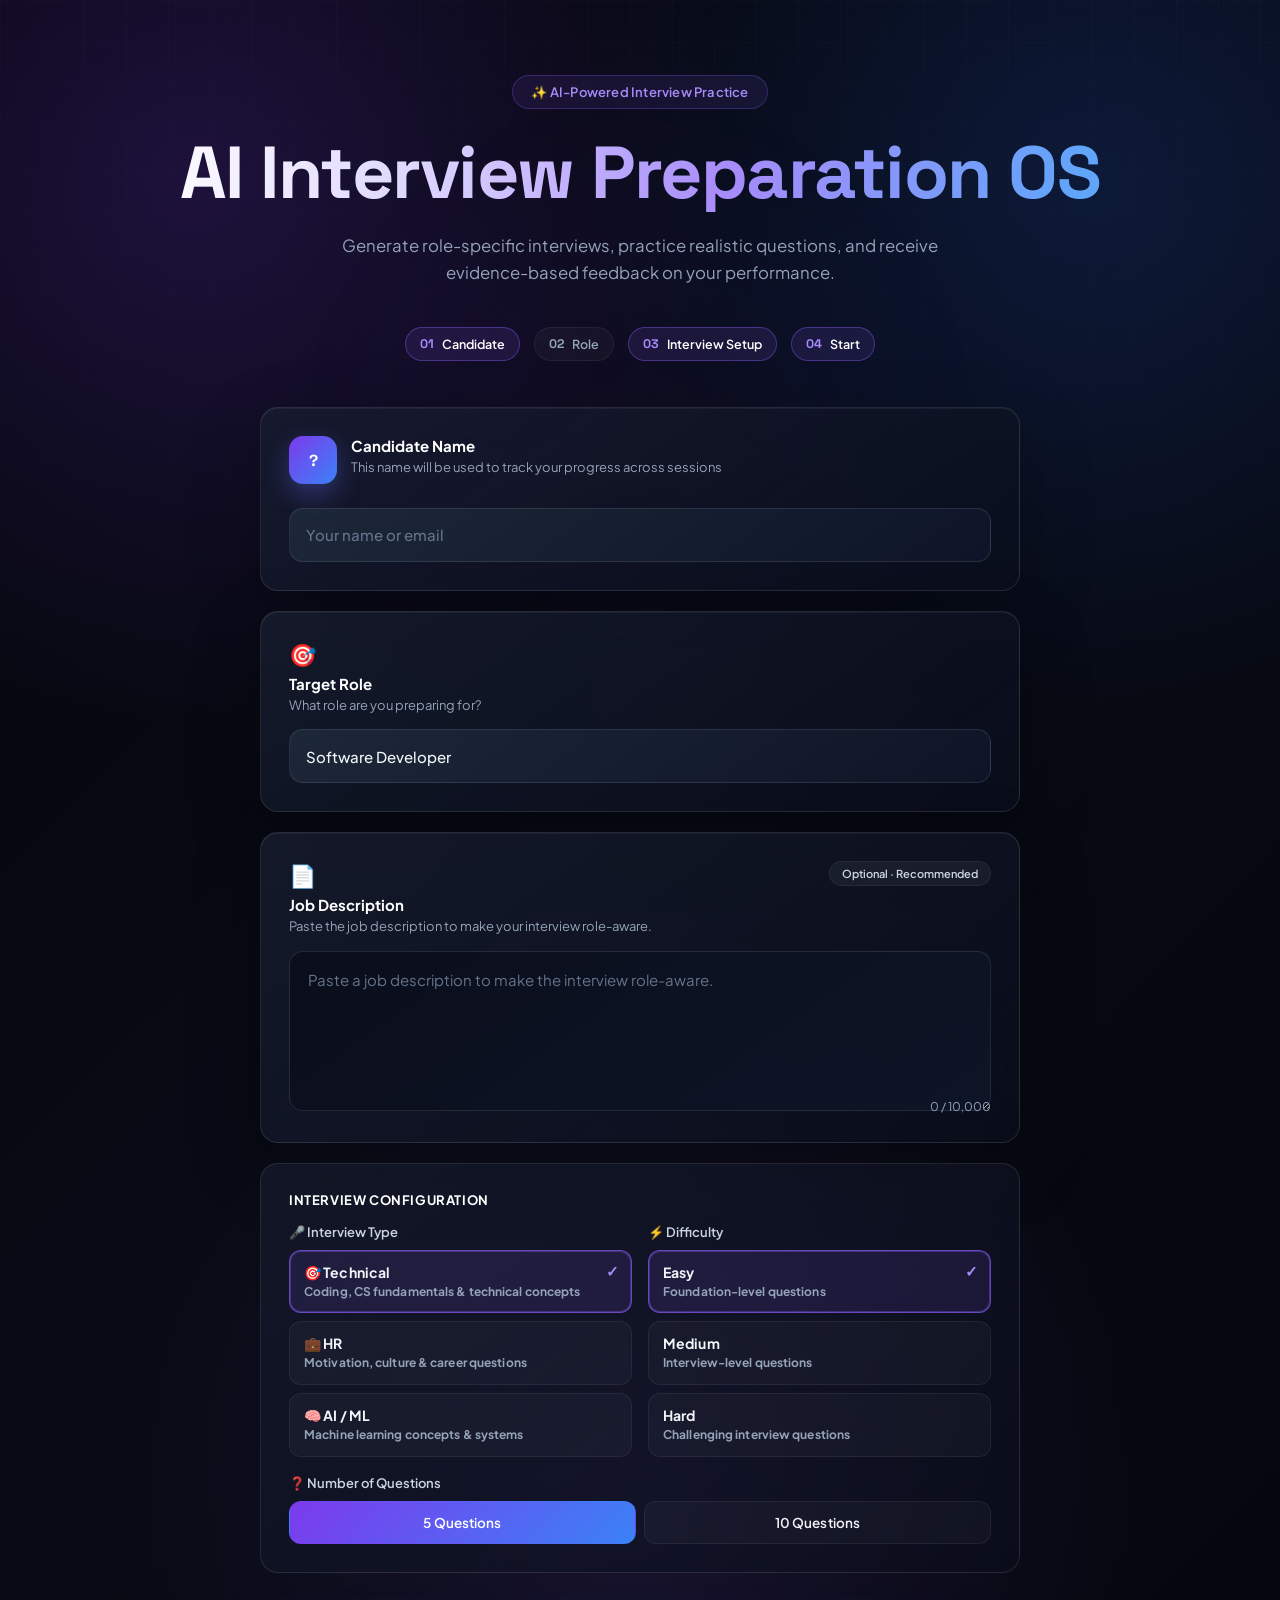
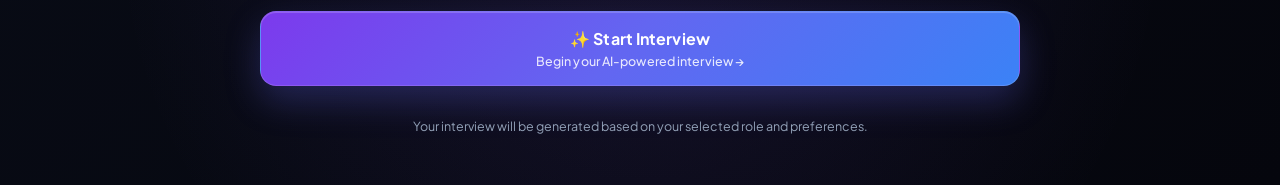
<file: Frontend/index.html>
<!DOCTYPE html>
<html lang="en">
<head>
    <meta charset="UTF-8">
    <meta name="viewport" content="width=device-width, initial-scale=1.0">
    <title>AI Interview Preparation OS</title>
    <link rel="stylesheet" href="style.css">
    <script>
        window.APP_API_URL = window.APP_API_URL || "";
    </script>
</head>
<body>
    <div id="setup" class="app-shell">
        <div class="ai-badge">✨ AI-Powered Interview Practice</div>
        <h1>AI Interview Preparation OS</h1>
        <p class="hero-support">Generate role-specific interviews, practice realistic questions, and receive evidence-based feedback on your performance.</p>

        <nav class="progress-indicator" id="progressIndicator" aria-label="Setup progress">
            <div class="progress-step active" data-step="1">
                <span class="step-num">01</span><span>Candidate</span>
            </div>
            <div class="progress-step" data-step="2">
                <span class="step-num">02</span><span>Role</span>
            </div>
            <div class="progress-step" data-step="3">
                <span class="step-num">03</span><span>Interview Setup</span>
            </div>
            <div class="progress-step" data-step="4">
                <span class="step-num">04</span><span>Start</span>
            </div>
        </nav>

        <div class="setup-grid">

            <div class="card profile-card">
                <div class="card-header">
                    <div class="avatar" id="avatar" aria-hidden="true">?</div>
                    <div>
                        <label for="candidateId" class="card-label">Candidate Name</label>
                        <p class="card-hint">This name will be used to track your progress across sessions</p>
                    </div>
                </div>
                <input type="text" id="candidateId" placeholder="Your name or email" autocomplete="name">
            </div>

            <div class="card">
                <div class="card-icon" aria-hidden="true">🎯</div>
                <label for="role" class="card-label">Target Role</label>
                <p class="card-hint">What role are you preparing for?</p>
                <input id="role" type="text" list="roleSuggestions" value="Software Developer" maxlength="200" autocomplete="off">
                <datalist id="roleSuggestions">
                    <option value="Software Developer">
                    <option value="AI/ML Engineer">
                    <option value="Data Scientist">
                    <option value="Frontend Developer">
                    <option value="Backend Developer">
                    <option value="Full Stack Developer">
                </datalist>
            </div>

            <div class="card">
                <div class="card-row-between">
                    <div>
                        <div class="card-icon" aria-hidden="true">📄</div>
                        <label for="jobDescription" class="card-label">Job Description</label>
                    </div>
                    <span class="badge-optional">Optional · Recommended</span>
                </div>
                <p class="card-hint">Paste the job description to make your interview role-aware.</p>
                <textarea id="jobDescription" maxlength="10000" placeholder="Paste a job description to make the interview role-aware."></textarea>
                <div class="char-count" id="jdCharCount">0 / 10,000</div>
            </div>

            <div class="config-section">
                <div class="section-heading">Interview Configuration</div>
                <div class="config-grid">
                    <fieldset class="option-group" id="interviewTypeGroup">
                        <legend class="option-group-label">🎤 Interview Type</legend>
                        <div class="option-cards">
                            <button type="button" class="option-card active" data-target="interviewType" data-value="technical" aria-pressed="true">
                                <span class="option-title">🎯 Technical</span>
                                <span class="option-desc">Coding, CS fundamentals &amp; technical concepts</span>
                            </button>
                            <button type="button" class="option-card" data-target="interviewType" data-value="hr" aria-pressed="false">
                                <span class="option-title">💼 HR</span>
                                <span class="option-desc">Motivation, culture &amp; career questions</span>
                            </button>
                            <button type="button" class="option-card" data-target="interviewType" data-value="aiml" aria-pressed="false">
                                <span class="option-title">🧠 AI / ML</span>
                                <span class="option-desc">Machine learning concepts &amp; systems</span>
                            </button>
                        </div>
                    </fieldset>

                    <fieldset class="option-group" id="difficultyGroup">
                        <legend class="option-group-label">⚡ Difficulty</legend>
                        <div class="option-cards">
                            <button type="button" class="option-card active" data-target="difficulty" data-value="easy" aria-pressed="true">
                                <span class="option-title">Easy</span>
                                <span class="option-desc">Foundation-level questions</span>
                            </button>
                            <button type="button" class="option-card" data-target="difficulty" data-value="medium" aria-pressed="false">
                                <span class="option-title">Medium</span>
                                <span class="option-desc">Interview-level questions</span>
                            </button>
                            <button type="button" class="option-card" data-target="difficulty" data-value="hard" aria-pressed="false">
                                <span class="option-title">Hard</span>
                                <span class="option-desc">Challenging interview questions</span>
                            </button>
                        </div>
                    </fieldset>
                </div>

                <fieldset class="option-group" id="questionCountGroup">
                    <legend class="option-group-label">❓ Number of Questions</legend>
                    <div class="segmented" id="questionCountSegmented">
                        <button type="button" class="segment active" data-target="questionCount" data-value="5" aria-pressed="true">5 Questions</button>
                        <button type="button" class="segment" data-target="questionCount" data-value="10" aria-pressed="false">10 Questions</button>
                    </div>
                </fieldset>

                <!-- Hidden native controls: script.js reads these .value properties directly.
                     The visible cards/segments above stay in sync via script.js event listeners. -->
                <select id="interviewType" aria-hidden="true" style="display:none;">
                    <option value="technical">Technical</option>
                    <option value="hr">HR</option>
                    <option value="aiml">AI / ML</option>
                </select>
                <select id="difficulty" aria-hidden="true" style="display:none;">
                    <option value="easy">Easy</option>
                    <option value="medium">Medium</option>
                    <option value="hard">Hard</option>
                </select>
                <select id="questionCount" aria-hidden="true" style="display:none;">
                    <option value="5">5 Questions</option>
                    <option value="10">10 Questions</option>
                </select>
            </div>

            <button class="cta-button" onclick="startInterview()">
                <span class="cta-main">✨ Start Interview</span>
                <span class="cta-sub">Begin your AI-powered interview →</span>
            </button>
            <p class="cta-note">Your interview will be generated based on your selected role and preferences.</p>
        </div>
    </div>

    <div id="interview" style="display:none;">
        <h1>AI Interview Preparation OS</h1>
        <div class="question-container">
            <p id="question"></p>
            <textarea id="answer" placeholder="Type your answer here"></textarea>
            <button id="submitButton" onclick="checkAnswer()">Submit Answer</button>
            <button id="nextButton" onclick="nextQuestion()" style="display:none;">Next Question</button>
            <div id="result"></div>
        </div>
    </div>

    <script src="script.js"></script>
</body>
</html>
</file>
<file: Frontend/style.css>
@import url('https://fonts.googleapis.com/css2?family=Plus+Jakarta+Sans:wght@400;500;600;700;800&family=Space+Grotesk:wght@500;600;700&display=swap');

* {
    margin: 0;
    padding: 0;
    box-sizing: border-box;
}

:root {
    --bg: #05060d;
    --bg-soft: #0a0d18;
    --surface: rgba(16, 19, 32, 0.78);
    --surface-light: rgba(255, 255, 255, 0.055);
    --border: rgba(255, 255, 255, 0.1);
    --border-light: rgba(255, 255, 255, 0.06);
    --white: #ffffff;
    --text: #f1f5f9;
    --muted: #94a3b8;
    --muted-light: #cbd5e1;
    --purple: #8b5cf6;
    --purple-light: #a78bfa;
    --blue: #3b82f6;
    --cyan: #22d3ee;
    --green: #34d399;
    --red: #fb7185;
    --yellow: #fbbf24;
    --radius: 18px;
}

html {
    min-width: 320px;
    scroll-behavior: smooth;
}

body {
    min-width: 320px;
    min-height: 100vh;
    overflow-x: hidden;
    padding: clamp(20px, 4vw, 60px) clamp(12px, 4vw, 40px);
    color: var(--text);
    font-family: "Plus Jakarta Sans", -apple-system, BlinkMacSystemFont, "Segoe UI", sans-serif;
    background:
        radial-gradient(circle at 15% 10%, rgba(124, 58, 237, 0.2), transparent 28%),
        radial-gradient(circle at 85% 10%, rgba(37, 99, 235, 0.17), transparent 27%),
        radial-gradient(circle at 50% 85%, rgba(139, 92, 246, 0.12), transparent 32%),
        linear-gradient(135deg, #05060d 0%, #080b15 48%, #05060d 100%);
}

body::before {
    content: "";
    position: fixed;
    inset: 0;
    z-index: -2;
    pointer-events: none;
    opacity: 0.7;
    background-image:
        linear-gradient(rgba(255, 255, 255, 0.025) 1px, transparent 1px),
        linear-gradient(90deg, rgba(255, 255, 255, 0.025) 1px, transparent 1px);
    background-size: 42px 42px;
    mask-image: linear-gradient(to bottom, black, transparent 90%);
}

body::after {
    content: "";
    position: fixed;
    width: min(700px, 90vw);
    height: min(700px, 90vw);
    left: 50%;
    top: 48%;
    transform: translate(-50%, -50%);
    z-index: -1;
    pointer-events: none;
    border-radius: 50%;
    background: radial-gradient(circle, rgba(124, 58, 237, 0.055), transparent 68%);
    filter: blur(30px);
}

h1, h2, h3, h4 {
    font-family: "Space Grotesk", sans-serif;
}

/* ===================== App shell ===================== */
.app-shell {
    width: min(1180px, 100%);
    margin: 0 auto;
}

/* ===================== Hero ===================== */
.ai-badge {
    display: flex;
    align-items: center;
    justify-content: center;
    gap: 8px;
    width: fit-content;
    margin: clamp(10px, 3vw, 24px) auto 0;
    padding: 8px 18px;
    color: var(--purple-light);
    font-size: 13px;
    font-weight: 600;
    letter-spacing: 0.2px;
    background: rgba(139, 92, 246, 0.1);
    border: 1px solid rgba(139, 92, 246, 0.28);
    border-radius: 999px;
    animation: heroIn 0.6s ease both;
}

h1 {
    width: min(1100px, 100%);
    margin: clamp(14px, 3vw, 26px) auto 0;
    text-align: center;
    font-size: clamp(2.1rem, 6vw, 4.6rem);
    line-height: 1.04;
    letter-spacing: clamp(-1.5px, -0.2vw, -1px);
    font-weight: 700;
    color: var(--white);
    background: linear-gradient(100deg, #ffffff 5%, #ddd6fe 30%, #a78bfa 58%, #60a5fa 90%);
    -webkit-background-clip: text;
    background-clip: text;
    -webkit-text-fill-color: transparent;
    animation: heroIn 0.7s ease both;
}

.hero-support {
    width: min(620px, 100%);
    margin: clamp(14px, 2vw, 20px) auto 0;
    text-align: center;
    color: var(--muted);
    font-size: clamp(0.9rem, 1.7vw, 1.05rem);
    line-height: 1.65;
}

/* ===================== Progress indicator ===================== */
.progress-indicator {
    display: flex;
    flex-wrap: wrap;
    justify-content: center;
    gap: clamp(6px, 2vw, 14px);
    width: min(720px, 100%);
    margin: clamp(28px, 4vw, 40px) auto 0;
}

.progress-step {
    display: flex;
    align-items: center;
    gap: 8px;
    padding: 8px 14px;
    color: var(--muted);
    font-size: 12.5px;
    font-weight: 600;
    background: rgba(255, 255, 255, 0.03);
    border: 1px solid var(--border-light);
    border-radius: 999px;
    transition: color 0.25s ease, border-color 0.25s ease, background 0.25s ease;
}

.progress-step .step-num {
    color: var(--muted);
    font-family: "Space Grotesk", sans-serif;
    font-weight: 700;
    transition: color 0.25s ease;
}

.progress-step.active {
    color: var(--white);
    background: rgba(139, 92, 246, 0.12);
    border-color: rgba(139, 92, 246, 0.4);
}

.progress-step.active .step-num {
    color: var(--purple-light);
}

/* ===================== Setup grid / cards ===================== */
.setup-grid {
    width: min(760px, 100%);
    margin: clamp(30px, 5vw, 46px) auto 0;
    display: flex;
    flex-direction: column;
    gap: 20px;
}

.card {
    padding: clamp(20px, 3.5vw, 28px);
    background: linear-gradient(145deg, rgba(24, 30, 49, 0.78), rgba(10, 14, 28, 0.7));
    border: 1px solid var(--border);
    border-radius: var(--radius);
    backdrop-filter: blur(22px);
    -webkit-backdrop-filter: blur(22px);
    box-shadow: 0 25px 70px rgba(0, 0, 0, 0.28), inset 0 1px rgba(255, 255, 255, 0.05);
    animation: cardIn 0.5s ease both;
}

.card-header {
    display: flex;
    align-items: flex-start;
    gap: 14px;
    margin-bottom: 16px;
}

.avatar {
    display: flex;
    align-items: center;
    justify-content: center;
    flex: 0 0 48px;
    width: 48px;
    height: 48px;
    color: #fff;
    font-family: "Space Grotesk", sans-serif;
    font-size: 16px;
    font-weight: 700;
    background: linear-gradient(135deg, #7c3aed, #3b82f6);
    border-radius: 14px;
    box-shadow: 0 10px 25px rgba(99, 102, 241, 0.35);
}

.card-icon {
    font-size: 22px;
    margin-bottom: 6px;
}

.card-label {
    display: block;
    color: var(--white);
    font-size: 15px;
    font-weight: 700;
}

.card-hint {
    color: var(--muted);
    font-size: 13px;
    line-height: 1.5;
    margin-top: 3px;
    margin-bottom: 14px;
}

.card-row-between {
    display: flex;
    align-items: flex-start;
    justify-content: space-between;
    gap: 12px;
}

.badge-optional {
    flex: 0 0 auto;
    padding: 5px 12px;
    color: var(--muted-light);
    font-size: 11px;
    font-weight: 600;
    background: rgba(255, 255, 255, 0.05);
    border: 1px solid var(--border-light);
    border-radius: 999px;
    white-space: nowrap;
}

.char-count {
    margin-top: -12px;
    text-align: right;
    color: var(--muted);
    font-size: 12px;
}

.card input[type="text"],
.card textarea {
    margin: 0;
}

input[type="text"] {
    display: block;
    width: 100%;
    height: clamp(48px, 6vw, 54px);
    padding: 0 16px;
    color: var(--text);
    font-family: "Plus Jakarta Sans", sans-serif;
    font-size: 15px;
    font-weight: 500;
    background: linear-gradient(145deg, rgba(30, 41, 59, 0.9), rgba(15, 23, 42, 0.85));
    border: 1px solid var(--border);
    border-radius: 14px;
    outline: none;
    transition: border-color 0.25s ease, box-shadow 0.25s ease, transform 0.2s ease;
}

input[type="text"]::placeholder {
    color: #64748b;
}

input[type="text"]:hover {
    border-color: rgba(139, 92, 246, 0.5);
}

input[type="text"]:focus {
    border-color: rgba(139, 92, 246, 0.9);
    box-shadow: 0 0 0 4px rgba(139, 92, 246, 0.11);
}

textarea {
    display: block;
    width: 100%;
    min-height: clamp(120px, 18vw, 160px);
    margin-top: 4px;
    padding: 16px 18px;
    resize: vertical;
    color: var(--text);
    font-family: "Plus Jakarta Sans", sans-serif;
    font-size: 15px;
    line-height: 1.65;
    background: linear-gradient(145deg, rgba(10, 14, 27, 0.94), rgba(15, 23, 42, 0.8));
    border: 1px solid var(--border);
    border-radius: 14px;
    outline: none;
    transition: border-color 0.25s ease, box-shadow 0.25s ease;
}

textarea::placeholder {
    color: #64748b;
}

textarea:focus {
    border-color: rgba(139, 92, 246, 0.85);
    box-shadow: 0 0 0 4px rgba(139, 92, 246, 0.1);
}

/* ===================== Interview configuration ===================== */
.config-section {
    padding: clamp(20px, 3.5vw, 28px);
    background: linear-gradient(145deg, rgba(24, 30, 49, 0.6), rgba(10, 14, 28, 0.55));
    border: 1px solid var(--border);
    border-radius: var(--radius);
    animation: cardIn 0.5s ease both;
}

.section-heading {
    color: var(--white);
    font-size: 13px;
    font-weight: 700;
    letter-spacing: 0.6px;
    text-transform: uppercase;
    margin-bottom: 16px;
}

.config-grid {
    display: grid;
    grid-template-columns: 1fr 1fr;
    gap: 16px;
    margin-bottom: 18px;
}

.option-group {
    border: none;
}

.option-group-label {
    display: block;
    color: var(--muted-light);
    font-size: 13px;
    font-weight: 600;
    margin-bottom: 10px;
}

.option-cards {
    display: flex;
    flex-direction: column;
    gap: 8px;
}

.option-card {
    position: relative;
    display: flex;
    flex-direction: column;
    align-items: flex-start;
    gap: 3px;
    width: 100%;
    padding: 12px 14px;
    color: var(--text);
    text-align: left;
    background: rgba(255, 255, 255, 0.03);
    border: 1px solid var(--border-light);
    border-radius: 12px;
    cursor: pointer;
    transition: border-color 0.22s ease, background 0.22s ease;
    justify-content: flex-start;
    min-width: 0;
    min-height: 0;
    margin: 0;
    box-shadow: none;
}

.option-card::before {
    display: none;
}

.option-card:hover {
    border-color: rgba(139, 92, 246, 0.4);
    transform: none;
    filter: none;
    box-shadow: none;
}

.option-card .option-title {
    font-size: 14px;
    font-weight: 700;
}

.option-card .option-desc {
    color: var(--muted);
    font-size: 12px;
    line-height: 1.4;
}

.option-card.active {
    background: rgba(139, 92, 246, 0.12);
    border-color: rgba(139, 92, 246, 0.7);
    box-shadow: 0 0 0 1px rgba(139, 92, 246, 0.35) inset;
}

.option-card.active::after {
    content: "✓";
    position: absolute;
    top: 10px;
    right: 12px;
    color: var(--purple-light);
    font-weight: 700;
}

.segmented {
    display: flex;
    flex-wrap: wrap;
    gap: 8px;
}

.segment {
    flex: 1 1 140px;
    padding: 12px 16px;
    color: var(--text);
    font-size: 13.5px;
    font-weight: 600;
    background: rgba(255, 255, 255, 0.03);
    border: 1px solid var(--border-light);
    border-radius: 12px;
    cursor: pointer;
    transition: border-color 0.22s ease, background 0.22s ease;
    min-width: 0;
    min-height: 0;
    margin: 0;
    box-shadow: none;
}

.segment::before {
    display: none;
}

.segment:hover {
    border-color: rgba(139, 92, 246, 0.4);
    transform: none;
    filter: none;
    box-shadow: none;
}

.segment.active {
    color: #fff;
    background: linear-gradient(135deg, #7c3aed, #3b82f6);
    border-color: transparent;
}

/* ===================== CTA ===================== */
.cta-button {
    display: flex;
    flex-direction: column;
    align-items: center;
    justify-content: center;
    gap: 4px;
    width: 100%;
    min-height: 66px;
    margin: clamp(10px, 2vw, 18px) auto 0;
    padding: 16px 28px;
    color: #ffffff;
    background: linear-gradient(135deg, #7c3aed 0%, #6366f1 48%, #3b82f6 100%);
    border: 1px solid rgba(255, 255, 255, 0.14);
    border-radius: 16px;
    cursor: pointer;
    box-shadow: 0 15px 35px rgba(99, 102, 241, 0.27), inset 0 1px rgba(255, 255, 255, 0.18);
    transition: transform 0.22s ease, box-shadow 0.22s ease, filter 0.22s ease;
}

.cta-button .cta-main {
    font-family: "Plus Jakarta Sans", sans-serif;
    font-size: 16px;
    font-weight: 700;
}

.cta-button .cta-sub {
    font-size: 12.5px;
    font-weight: 500;
    opacity: 0.85;
}

.cta-button:hover {
    transform: translateY(-3px);
    filter: brightness(1.08);
    box-shadow: 0 20px 45px rgba(99, 102, 241, 0.38);
}

.cta-button:focus-visible {
    outline: 2px solid var(--purple-light);
    outline-offset: 3px;
}

.cta-note {
    width: 100%;
    margin-top: 12px;
    text-align: center;
    color: var(--muted);
    font-size: 12.5px;
}

/* ===================== Generic buttons (used on the interview screen) ===================== */
button {
    position: relative;
    display: flex;
    align-items: center;
    justify-content: center;
    gap: 10px;
    width: fit-content;
    min-width: 190px;
    min-height: 54px;
    margin: clamp(20px, 3vw, 32px) auto;
    padding: 14px 28px;
    overflow: hidden;
    color: #ffffff;
    font-family: "Plus Jakarta Sans", sans-serif;
    font-size: 15px;
    font-weight: 700;
    letter-spacing: 0.1px;
    background: linear-gradient(135deg, #7c3aed 0%, #6366f1 48%, #3b82f6 100%);
    border: 1px solid rgba(255, 255, 255, 0.14);
    border-radius: 15px;
    cursor: pointer;
    box-shadow: 0 15px 35px rgba(99, 102, 241, 0.27), inset 0 1px rgba(255, 255, 255, 0.18);
    transition: transform 0.22s ease, box-shadow 0.22s ease, filter 0.22s ease;
}

button::before {
    content: "";
    position: absolute;
    top: 0;
    left: -120%;
    width: 70%;
    height: 100%;
    transform: skewX(-20deg);
    background: linear-gradient(90deg, transparent, rgba(255, 255, 255, 0.16), transparent);
    transition: left 0.6s ease;
}

button:hover::before {
    left: 150%;
}

button:hover {
    transform: translateY(-3px);
    filter: brightness(1.08);
    box-shadow: 0 20px 45px rgba(99, 102, 241, 0.38), 0 0 35px rgba(139, 92, 246, 0.16), inset 0 1px rgba(255, 255, 255, 0.2);
}

button:active {
    transform: translateY(-1px);
}

button:disabled {
    opacity: 0.45;
    cursor: not-allowed;
    transform: none;
    box-shadow: none;
}

button:disabled::before {
    display: none;
}

button:focus-visible {
    outline: 2px solid var(--purple-light);
    outline-offset: 3px;
}

/* ===================== Interview screen ===================== */
#interview h1 {
    font-size: clamp(1.8rem, 4vw, 2.6rem);
}

.question-container {
    width: min(760px, 100%);
    margin: clamp(24px, 4vw, 36px) auto 0;
    padding: clamp(20px, 4vw, 36px);
    background: linear-gradient(145deg, rgba(24, 30, 49, 0.78), rgba(10, 14, 28, 0.7));
    border: 1px solid var(--border);
    border-radius: clamp(18px, 3vw, 24px);
    backdrop-filter: blur(22px);
    -webkit-backdrop-filter: blur(22px);
    box-shadow: 0 35px 100px rgba(0, 0, 0, 0.34), inset 0 1px rgba(255, 255, 255, 0.055);
    text-align: center;
}

#question {
    color: var(--muted-light);
    font-size: 15px;
    margin-bottom: 18px;
}

.question-container textarea {
    text-align: left;
}

#result {
    width: 100%;
    margin-top: 22px;
    padding: 18px 20px;
    text-align: left;
    color: var(--muted-light);
    font-size: 14px;
    line-height: 1.7;
    background: rgba(30, 41, 59, 0.4);
    border: 1px solid var(--border-light);
    border-radius: 14px;
}

#result:empty {
    display: none;
    padding: 0;
    border: none;
    background: none;
}

#result h3 {
    margin-bottom: 10px;
}

#result ul {
    margin: 6px 0 12px 18px;
}

/* ===================== Select fallback styling ===================== */
select {
    display: block;
    width: 100%;
    height: clamp(48px, 6vw, 54px);
    padding: 0 40px 0 16px;
    color: var(--text);
    font-family: "Plus Jakarta Sans", sans-serif;
    font-size: 14px;
    font-weight: 600;
    background: linear-gradient(145deg, rgba(30, 41, 59, 0.9), rgba(15, 23, 42, 0.85));
    border: 1px solid var(--border);
    border-radius: 14px;
    outline: none;
    cursor: pointer;
}

select option {
    color: #f8fafc;
    background: #0f172a;
}

a {
    color: var(--purple-light);
    text-decoration: none;
}

a:hover {
    color: #c4b5fd;
}

@keyframes heroIn {
    from { opacity: 0; transform: translateY(18px); filter: blur(4px); }
    to { opacity: 1; transform: translateY(0); filter: blur(0); }
}

@keyframes cardIn {
    from { opacity: 0; transform: translateY(14px); }
    to { opacity: 1; transform: translateY(0); }
}

/* ===================== Responsive ===================== */
@media (max-width: 1024px) {
    .config-grid {
        grid-template-columns: 1fr;
    }
}

@media (max-width: 768px) {
    .progress-step span:last-child {
        display: none;
    }
    .progress-step {
        padding: 8px 10px;
    }
}

@media (max-width: 600px) {
    body {
        padding: 22px 13px;
    }

    h1 {
        font-size: clamp(1.9rem, 11vw, 2.6rem);
    }

    .card, .config-section {
        padding: 18px;
        border-radius: 16px;
    }

    .cta-button {
        padding: 14px 18px;
    }

    select, input[type="text"] {
        height: 50px;
    }
}

@media (max-width: 480px) {
    .ai-badge {
        font-size: 12px;
        padding: 6px 14px;
    }

    .avatar {
        width: 40px;
        height: 40px;
        flex: 0 0 40px;
        font-size: 14px;
    }
}

@media (prefers-reduced-motion: reduce) {
    *, *::before, *::after {
        animation-duration: 0.01ms !important;
        animation-iteration-count: 1 !important;
        scroll-behavior: auto !important;
        transition-duration: 0.01ms !important;
    }
}
</file>
